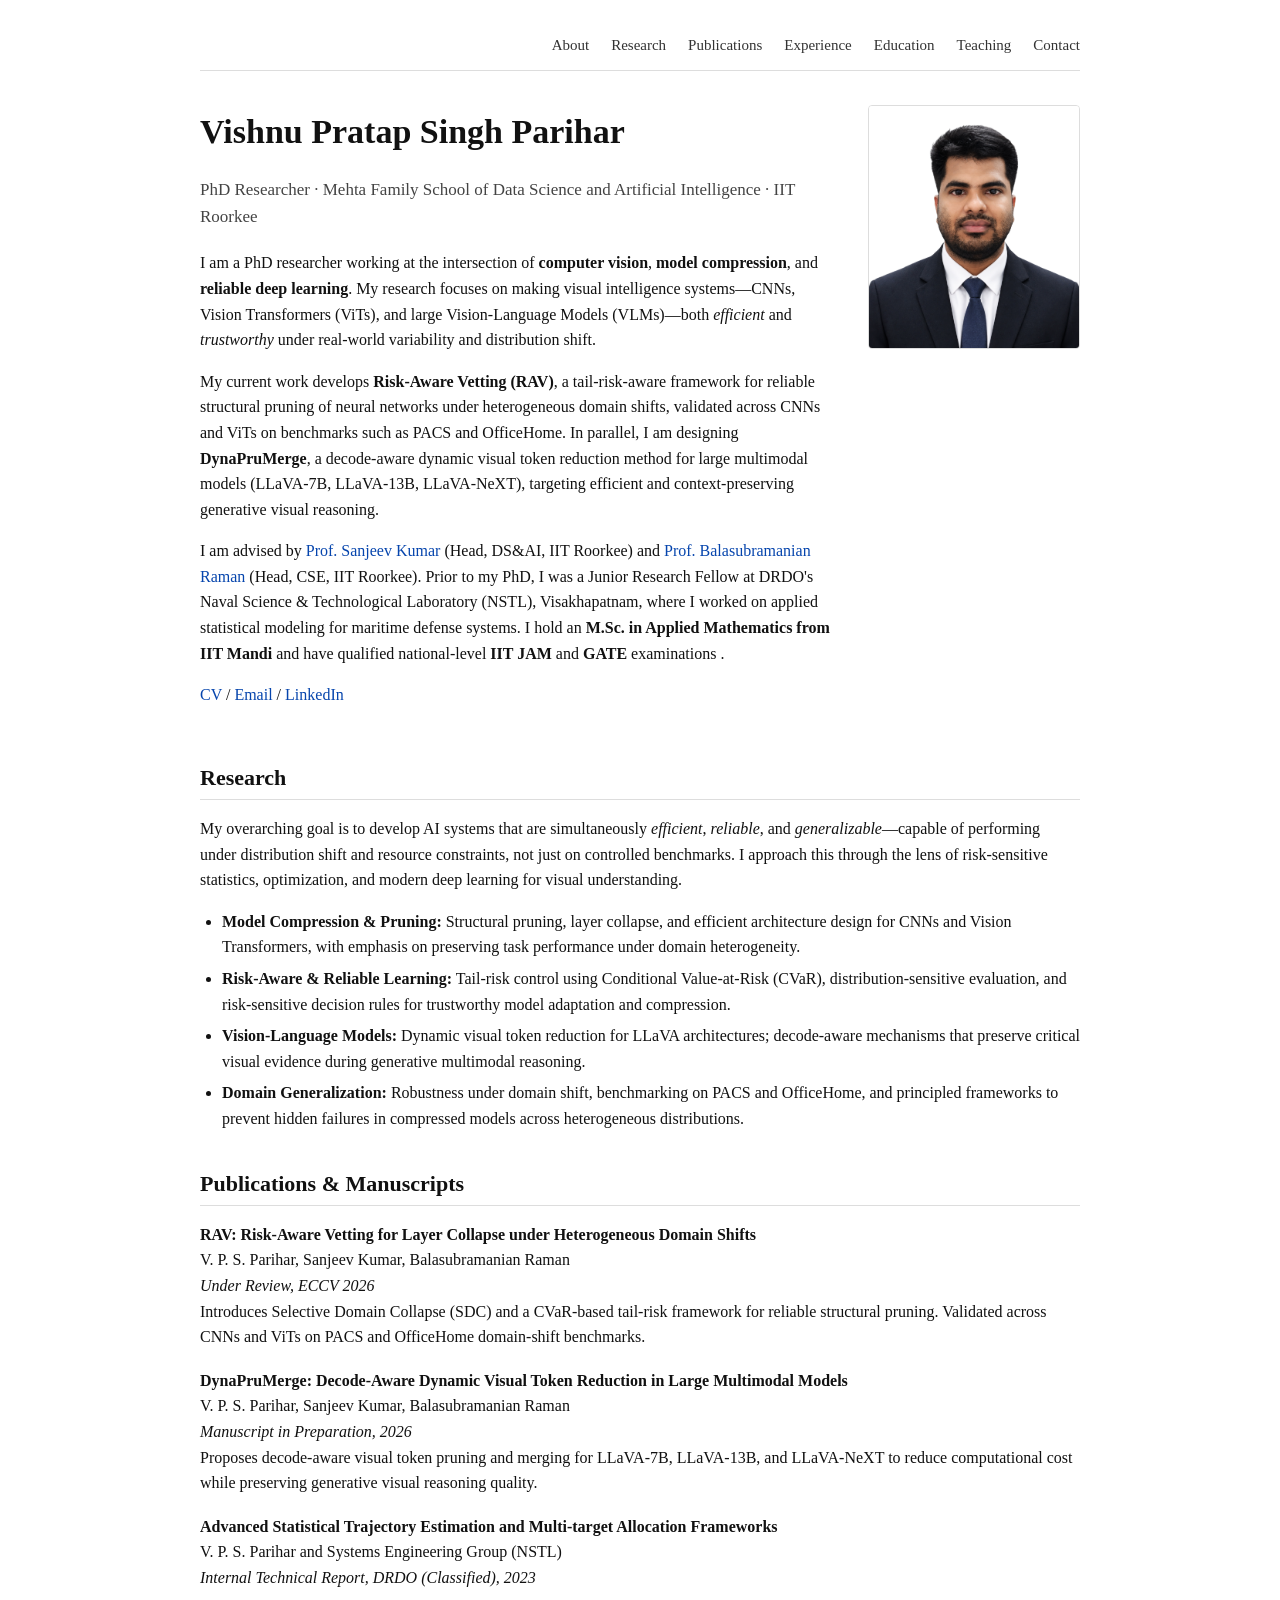
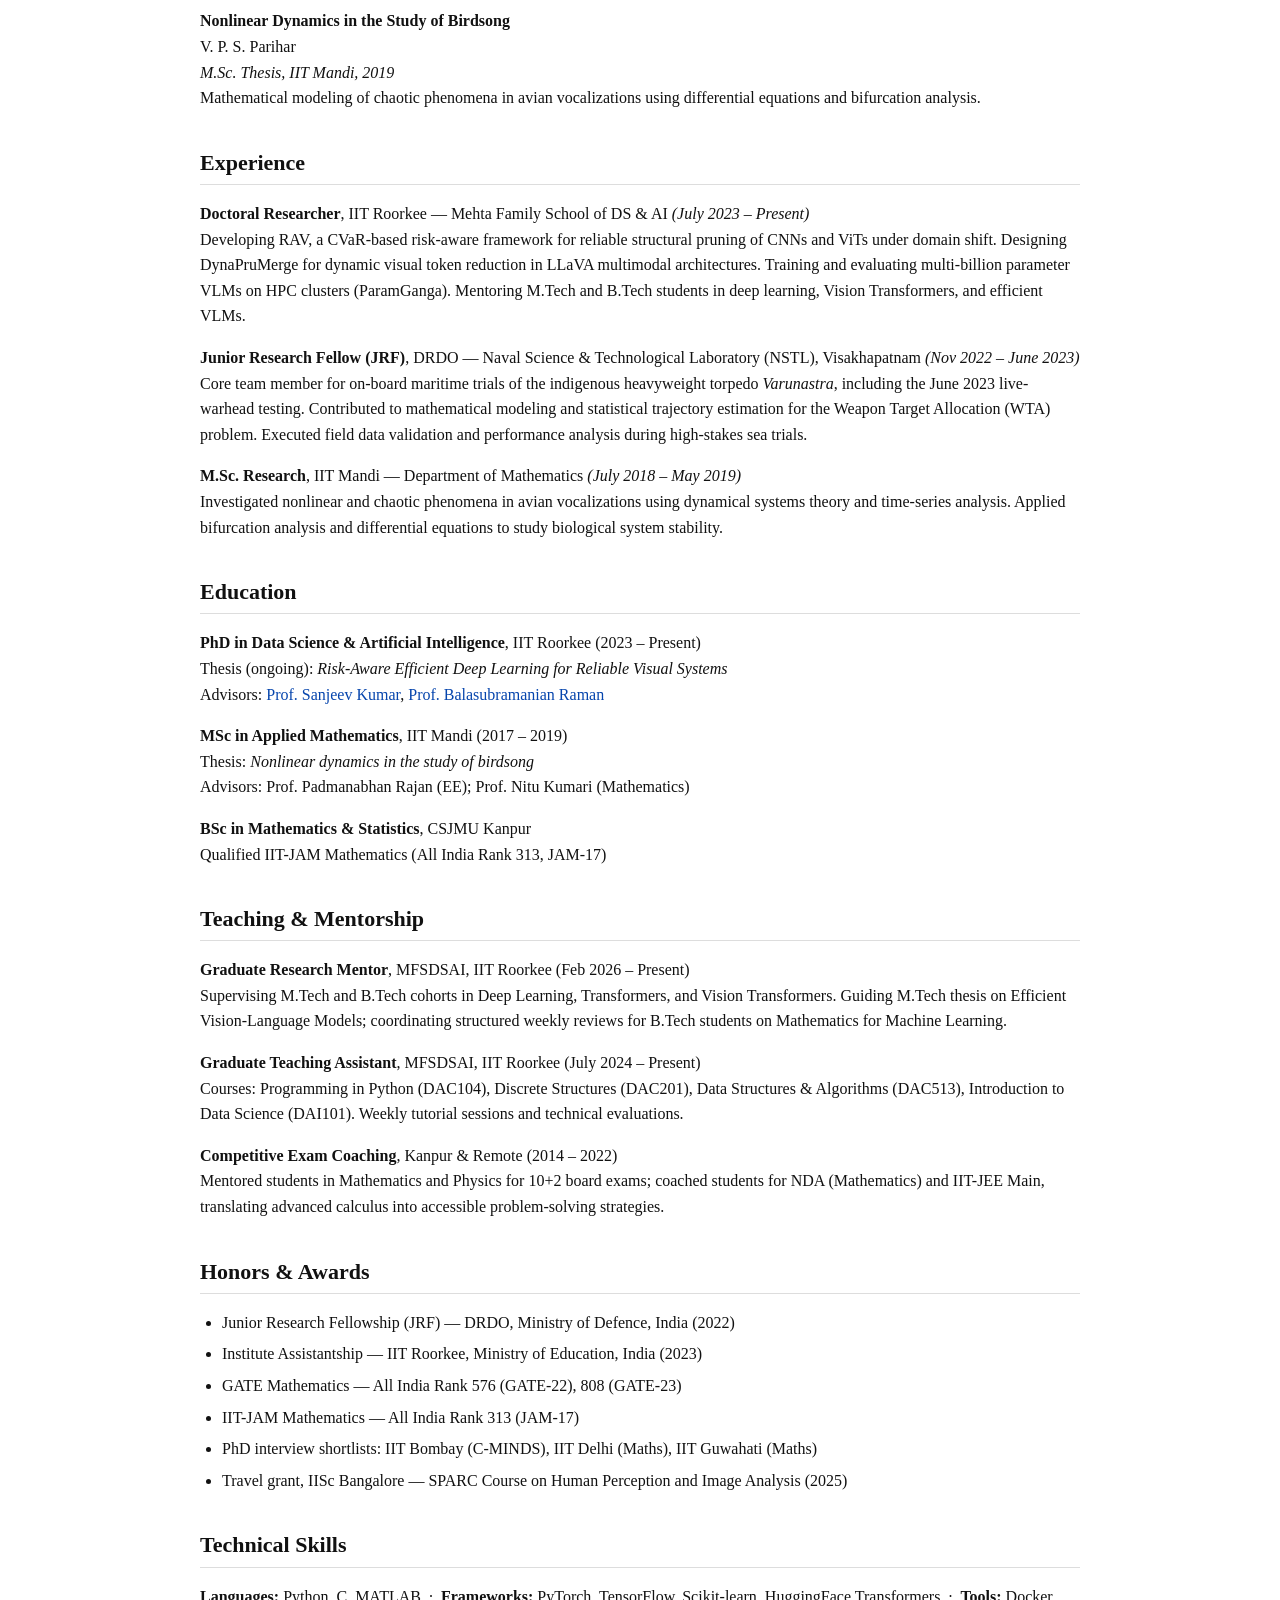
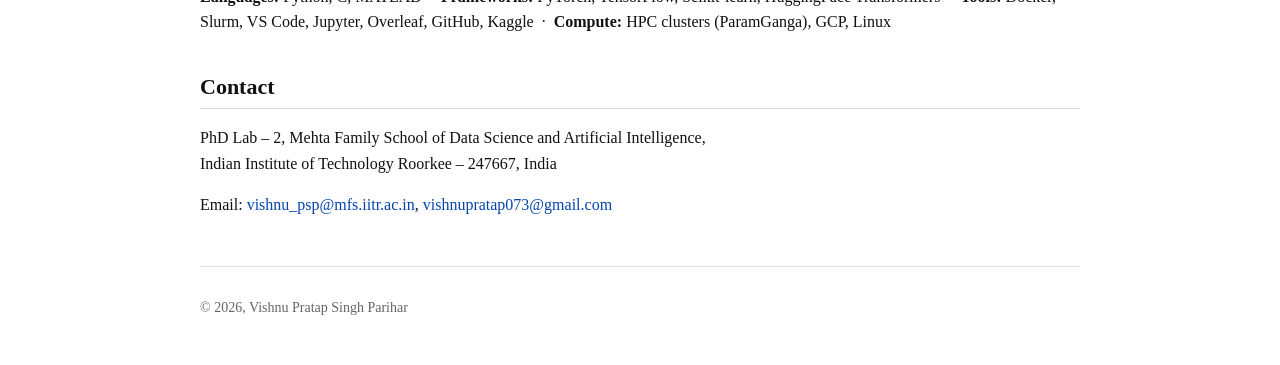
<file: index.html>
﻿<!DOCTYPE html>
<html lang="en">
<head>
  <meta charset="UTF-8" />
  <meta name="viewport" content="width=device-width, initial-scale=1.0" />
  <title>Vishnu Pratap Singh Parihar</title>
  <link rel="stylesheet" href="style.css" />
</head>

<body>
  <div class="container">

    <header>
      <nav>
        <a href="#about">About</a>
        <a href="#research">Research</a>
        <a href="#publications">Publications</a>
        <a href="#experience">Experience</a>
        <a href="#education">Education</a>
        <a href="#teaching">Teaching</a>
        <a href="#contact">Contact</a>
      </nav>
    </header>

    <!-- HERO / ABOUT -->
    <section id="about" class="hero">
      <div class="intro">
        <h1>Vishnu Pratap Singh Parihar</h1>
        <p class="subtitle">
          PhD Researcher &middot; Mehta Family School of Data Science and Artificial Intelligence &middot; IIT Roorkee
        </p>

        <p>
          I am a PhD researcher working at the intersection of <strong>computer vision</strong>, <strong>model compression</strong>, and <strong>reliable deep learning</strong>. My research focuses on making visual intelligence systems—CNNs, Vision Transformers (ViTs), and large Vision-Language Models (VLMs)—both <em>efficient</em> and <em>trustworthy</em> under real-world variability and distribution shift.
        </p>

        <p>
          My current work develops <strong>Risk-Aware Vetting (RAV)</strong>, a tail-risk-aware framework for reliable structural pruning of neural networks under heterogeneous domain shifts, validated across CNNs and ViTs on benchmarks such as PACS and OfficeHome. In parallel, I am designing <strong>DynaPruMerge</strong>, a decode-aware dynamic visual token reduction method for large multimodal models (LLaVA-7B, LLaVA-13B, LLaVA-NeXT), targeting efficient and context-preserving generative visual reasoning.
        </p>

        <p>
          I am advised by
          <a href="https://www.iitr.ac.in/~MA/Malikfma">Prof. Sanjeev Kumar</a> (Head, DS&amp;AI, IIT Roorkee) and
          <a href="https://faculty.iitr.ac.in/cs/bala/">Prof. Balasubramanian Raman</a> (Head, CSE, IIT Roorkee).
          Prior to my PhD, I was a Junior Research Fellow at DRDO's Naval Science &amp; Technological Laboratory (NSTL), Visakhapatnam, where I worked on applied statistical modeling for maritime defense systems. I hold an <strong>M.Sc. in Applied Mathematics from IIT Mandi</strong> and have qualified national-level <strong>IIT JAM</strong> and <strong>GATE</strong> examinations .
        </p>

        <p class="links">
          <a href="assets/cv.pdf">CV</a> /
          <a href="mailto:vishnu_psp@mfs.iitr.ac.in">Email</a> /
          <a href="https://www.linkedin.com/in/vishnu-pratap-singh-parihar-8933a688">LinkedIn</a>
        </p>
      </div>

      <div class="photo-box">
        <img src="assets/profile.png" alt="Vishnu Pratap Singh Parihar" />
      </div>
    </section>

    <!-- RESEARCH -->
    <section id="research">
      <h2>Research</h2>
      <p>
        My overarching goal is to develop AI systems that are simultaneously <em>efficient</em>, <em>reliable</em>, and <em>generalizable</em>—capable of performing under distribution shift and resource constraints, not just on controlled benchmarks. I approach this through the lens of risk-sensitive statistics, optimization, and modern deep learning for visual understanding.
      </p>
      <ul>
        <li><strong>Model Compression &amp; Pruning:</strong> Structural pruning, layer collapse, and efficient architecture design for CNNs and Vision Transformers, with emphasis on preserving task performance under domain heterogeneity.</li>
        <li><strong>Risk-Aware &amp; Reliable Learning:</strong> Tail-risk control using Conditional Value-at-Risk (CVaR), distribution-sensitive evaluation, and risk-sensitive decision rules for trustworthy model adaptation and compression.</li>
        <li><strong>Vision-Language Models:</strong> Dynamic visual token reduction for LLaVA architectures; decode-aware mechanisms that preserve critical visual evidence during generative multimodal reasoning.</li>
        <li><strong>Domain Generalization:</strong> Robustness under domain shift, benchmarking on PACS and OfficeHome, and principled frameworks to prevent hidden failures in compressed models across heterogeneous distributions.</li>
      </ul>
    </section>

    <!-- PUBLICATIONS -->
    <section id="publications">
      <h2>Publications &amp; Manuscripts</h2>

      <div class="paper">
        <p>
          <strong>RAV: Risk-Aware Vetting for Layer Collapse under Heterogeneous Domain Shifts</strong><br />
          V. P. S. Parihar, Sanjeev Kumar, Balasubramanian Raman<br />
          <em>Under Review, ECCV 2026</em><br />
          Introduces Selective Domain Collapse (SDC) and a CVaR-based tail-risk framework for reliable structural pruning. Validated across CNNs and ViTs on PACS and OfficeHome domain-shift benchmarks.
        </p>
      </div>

      <div class="paper">
        <p>
          <strong>DynaPruMerge: Decode-Aware Dynamic Visual Token Reduction in Large Multimodal Models</strong><br />
          V. P. S. Parihar, Sanjeev Kumar, Balasubramanian Raman<br />
          <em>Manuscript in Preparation, 2026</em><br />
          Proposes decode-aware visual token pruning and merging for LLaVA-7B, LLaVA-13B, and LLaVA-NeXT to reduce computational cost while preserving generative visual reasoning quality.
        </p>
      </div>

      <div class="paper">
        <p>
          <strong>Advanced Statistical Trajectory Estimation and Multi-target Allocation Frameworks</strong><br />
          V. P. S. Parihar and Systems Engineering Group (NSTL)<br />
          <em>Internal Technical Report, DRDO (Classified), 2023</em>
        </p>
      </div>

      <div class="paper">
        <p>
          <strong>Nonlinear Dynamics in the Study of Birdsong</strong><br />
          V. P. S. Parihar<br />
          <em>M.Sc. Thesis, IIT Mandi, 2019</em><br />
          Mathematical modeling of chaotic phenomena in avian vocalizations using differential equations and bifurcation analysis.
        </p>
      </div>
    </section>

    <!-- EXPERIENCE -->
    <section id="experience">
      <h2>Experience</h2>

      <p>
        <strong>Doctoral Researcher</strong>, IIT Roorkee &mdash; Mehta Family School of DS &amp; AI <em>(July 2023 – Present)</em><br />
        Developing RAV, a CVaR-based risk-aware framework for reliable structural pruning of CNNs and ViTs under domain shift. Designing DynaPruMerge for dynamic visual token reduction in LLaVA multimodal architectures. Training and evaluating multi-billion parameter VLMs on HPC clusters (ParamGanga). Mentoring M.Tech and B.Tech students in deep learning, Vision Transformers, and efficient VLMs.
      </p>

      <p>
        <strong>Junior Research Fellow (JRF)</strong>, DRDO &mdash; Naval Science &amp; Technological Laboratory (NSTL), Visakhapatnam <em>(Nov 2022 – June 2023)</em><br />
        Core team member for on-board maritime trials of the indigenous heavyweight torpedo <em>Varunastra</em>, including the June 2023 live-warhead testing. Contributed to mathematical modeling and statistical trajectory estimation for the Weapon Target Allocation (WTA) problem. Executed field data validation and performance analysis during high-stakes sea trials.
      </p>

      <p>
        <strong>M.Sc. Research</strong>, IIT Mandi &mdash; Department of Mathematics <em>(July 2018 – May 2019)</em><br />
        Investigated nonlinear and chaotic phenomena in avian vocalizations using dynamical systems theory and time-series analysis. Applied bifurcation analysis and differential equations to study biological system stability.
      </p>
    </section>

    <!-- EDUCATION -->
    <section id="education">
      <h2>Education</h2>

      <p>
        <strong>PhD in Data Science &amp; Artificial Intelligence</strong>, IIT Roorkee (2023 – Present)<br />
        Thesis (ongoing): <em>Risk-Aware Efficient Deep Learning for Reliable Visual Systems</em><br />
        Advisors:
        <a href="https://www.iitr.ac.in/~MA/Malikfma">Prof. Sanjeev Kumar</a>,
        <a href="https://faculty.iitr.ac.in/cs/bala/">Prof. Balasubramanian Raman</a>
      </p>

      <p>
        <strong>MSc in Applied Mathematics</strong>, IIT Mandi (2017 – 2019)<br />
        Thesis: <em>Nonlinear dynamics in the study of birdsong</em><br />
        Advisors: Prof. Padmanabhan Rajan (EE); Prof. Nitu Kumari (Mathematics)
      </p>

      <p>
        <strong>BSc in Mathematics &amp; Statistics</strong>, CSJMU Kanpur<br />
        Qualified IIT-JAM Mathematics (All India Rank 313, JAM-17)
      </p>
    </section>

    <!-- TEACHING -->
    <section id="teaching">
      <h2>Teaching &amp; Mentorship</h2>

      <p>
        <strong>Graduate Research Mentor</strong>, MFSDSAI, IIT Roorkee (Feb 2026 – Present)<br />
        Supervising M.Tech and B.Tech cohorts in Deep Learning, Transformers, and Vision Transformers. Guiding M.Tech thesis on Efficient Vision-Language Models; coordinating structured weekly reviews for B.Tech students on Mathematics for Machine Learning.
      </p>

      <p>
        <strong>Graduate Teaching Assistant</strong>, MFSDSAI, IIT Roorkee (July 2024 – Present)<br />
        Courses: Programming in Python (DAC104), Discrete Structures (DAC201), Data Structures &amp; Algorithms (DAC513), Introduction to Data Science (DAI101). Weekly tutorial sessions and technical evaluations.
      </p>

      <p>
        <strong>Competitive Exam Coaching</strong>, Kanpur &amp; Remote (2014 – 2022)<br />
        Mentored students in Mathematics and Physics for 10+2 board exams; coached students for NDA (Mathematics) and IIT-JEE Main, translating advanced calculus into accessible problem-solving strategies.
      </p>
    </section>

    <!-- AWARDS -->
    <section id="awards">
      <h2>Honors &amp; Awards</h2>
      <ul>
        <li>Junior Research Fellowship (JRF) — DRDO, Ministry of Defence, India (2022)</li>
        <li>Institute Assistantship — IIT Roorkee, Ministry of Education, India (2023)</li>
        <li>GATE Mathematics — All India Rank 576 (GATE-22), 808 (GATE-23)</li>
        <li>IIT-JAM Mathematics — All India Rank 313 (JAM-17)</li>
        <li>PhD interview shortlists: IIT Bombay (C-MINDS), IIT Delhi (Maths), IIT Guwahati (Maths)</li>
        <li>Travel grant, IISc Bangalore — SPARC Course on Human Perception and Image Analysis (2025)</li>
      </ul>
    </section>

    <!-- SKILLS -->
    <section id="skills">
      <h2>Technical Skills</h2>
      <p>
        <strong>Languages:</strong> Python, C, MATLAB &nbsp;&middot;&nbsp;
        <strong>Frameworks:</strong> PyTorch, TensorFlow, Scikit-learn, HuggingFace Transformers &nbsp;&middot;&nbsp;
        <strong>Tools:</strong> Docker, Slurm, VS Code, Jupyter, Overleaf, GitHub, Kaggle &nbsp;&middot;&nbsp;
        <strong>Compute:</strong> HPC clusters (ParamGanga), GCP, Linux
      </p>
    </section>

    <!-- CONTACT -->
    <section id="contact">
      <h2>Contact</h2>
      <p>
        PhD Lab – 2, Mehta Family School of Data Science and Artificial Intelligence,<br />
        Indian Institute of Technology Roorkee – 247667, India
      </p>
      <p>
        Email:
        <a href="mailto:vishnu_psp@mfs.iitr.ac.in">vishnu_psp@mfs.iitr.ac.in</a>,
        <a href="mailto:vishnupratap073@gmail.com">vishnupratap073@gmail.com</a>
      </p>
    </section>

    <footer>
      <p>&copy; 2026, Vishnu Pratap Singh Parihar</p>
    </footer>

  </div>
</body>
</html>
</file>
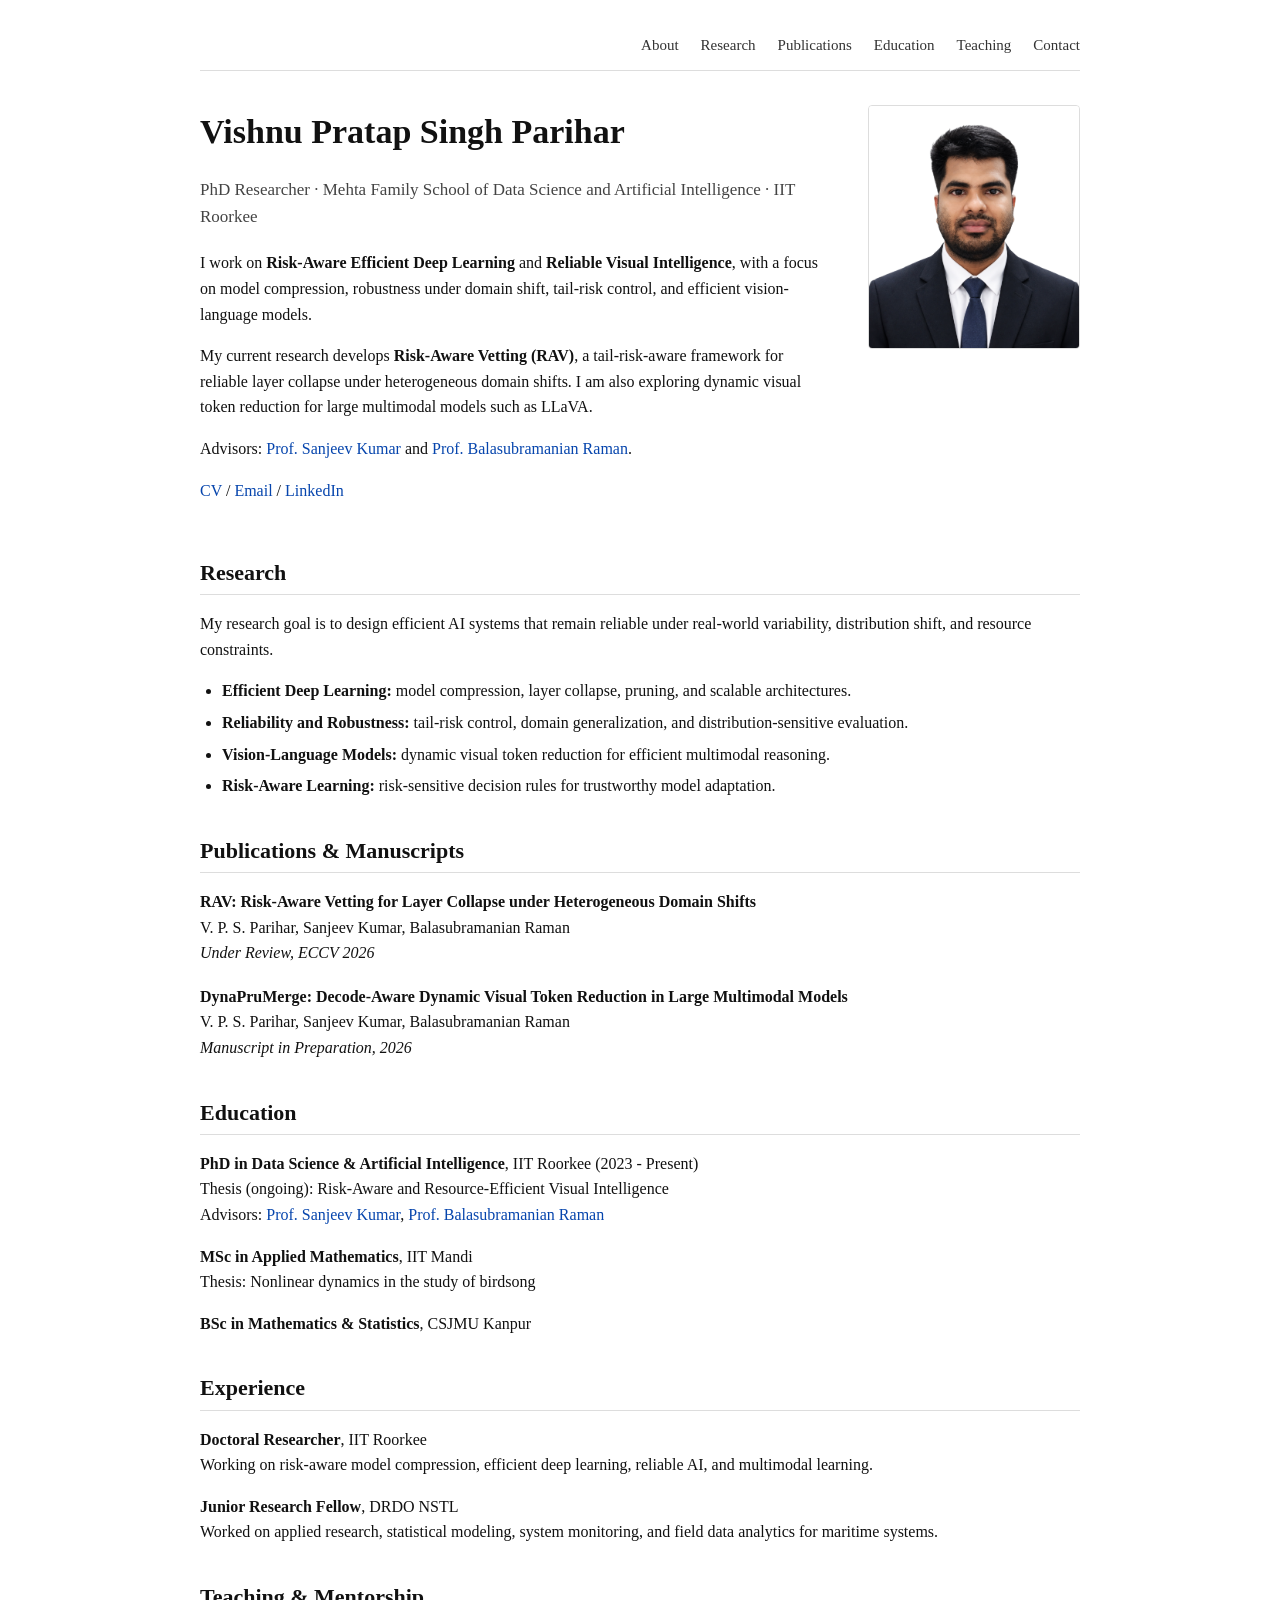
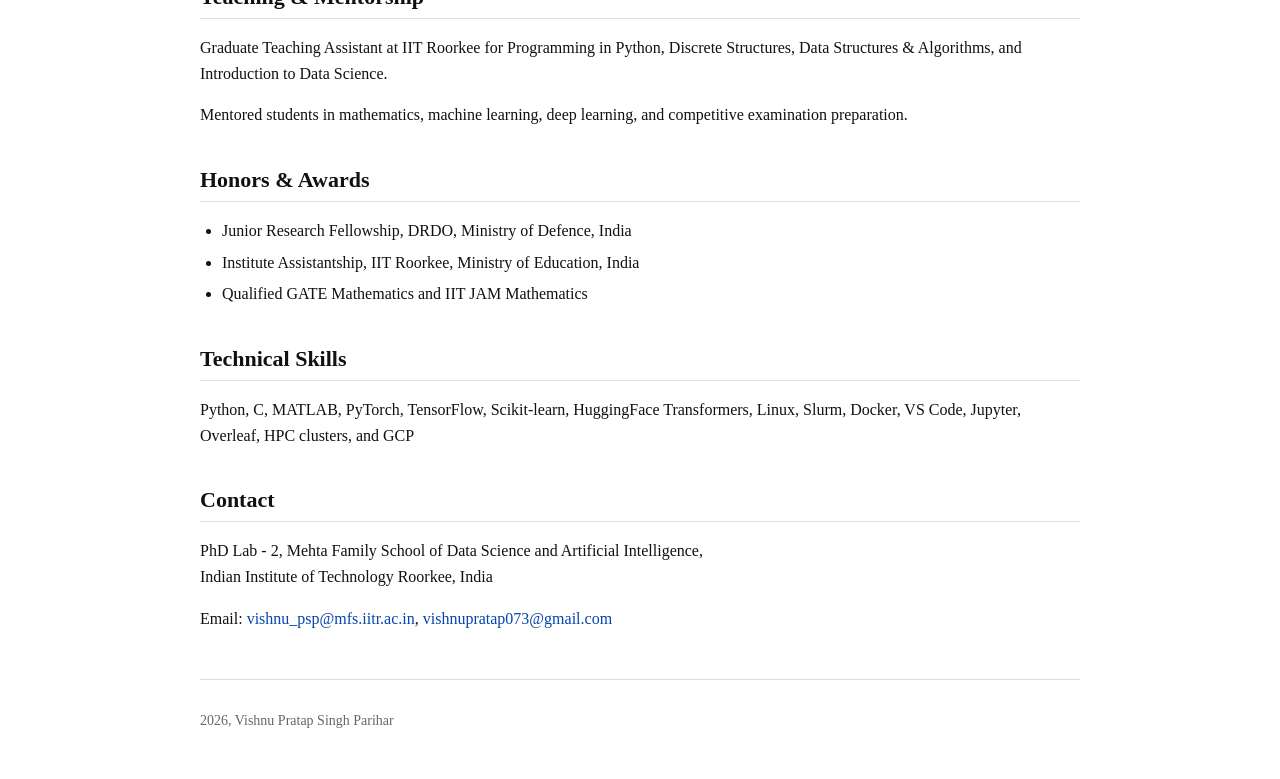
<file: index1.html>
<!DOCTYPE html>
<html lang="en">
<head>
  <meta charset="UTF-8" />
  <meta name="viewport" content="width=device-width, initial-scale=1.0" />
  <title>Vishnu Pratap Singh Parihar</title>
  <link rel="stylesheet" href="style.css" />
</head>

<body>
  <div class="container">

    <header>
      <nav>
        <a href="#About">About</a>
        <a href="#Research">Research</a>
        <a href="#Publications">Publications</a>
        <a href="#Education">Education</a>
        <a href="#Teaching">Teaching</a>
        <a href="#Contact">Contact</a>
      </nav>
    </header>

    <section id="About" class="hero">
      <div class="intro">
        <h1>Vishnu Pratap Singh Parihar</h1>
        <p class="subtitle">
          PhD Researcher &middot; Mehta Family School of Data Science and Artificial Intelligence &middot; IIT Roorkee
        </p>

        <p>
          I work on <strong>Risk-Aware Efficient Deep Learning</strong> and <strong>Reliable Visual Intelligence</strong>, with a focus on
          model compression, robustness under domain shift, tail-risk control, and efficient vision-language models.
        </p>

        <p>
          My current research develops <strong>Risk-Aware Vetting (RAV)</strong>, a tail-risk-aware framework
          for reliable layer collapse under heterogeneous domain shifts. I am also exploring dynamic visual token
          reduction for large multimodal models such as LLaVA.
        </p>

        <p>
          Advisors:
          <a href="https://www.iitr.ac.in/~MA/Malikfma">Prof. Sanjeev Kumar</a> and
          <a href="https://faculty.iitr.ac.in/cs/bala/">Prof. Balasubramanian Raman</a>.
        </p>

        <p class="links">
          <a href="assets/cv.pdf">CV</a> /
          <a href="mailto:vishnu_psp@mfs.iitr.ac.in">Email</a> /
          
          
          <a href="https://www.linkedin.com/in/vishnu-pratap-singh-parihar-8933a688">LinkedIn</a> 
          
        </p>
      </div>

      <div class="photo-box">
        <img src="assets/profile.png" alt="Vishnu Pratap Singh Parihar" />
      </div>
    </section>

    <section id="Research">
      <h2>Research</h2>
      <p>
        My research goal is to design efficient AI systems that remain reliable under real-world variability,
        distribution shift, and resource constraints.
      </p>

      <ul>
        <li><strong>Efficient Deep Learning:</strong> model compression, layer collapse, pruning, and scalable architectures.</li>
        <li><strong>Reliability and Robustness:</strong> tail-risk control, domain generalization, and distribution-sensitive evaluation.</li>
        <li><strong>Vision-Language Models:</strong> dynamic visual token reduction for efficient multimodal reasoning.</li>
        <li><strong>Risk-Aware Learning:</strong> risk-sensitive decision rules for trustworthy model adaptation.</li>
      </ul>
    </section>

    <section id="Publications">
      <h2>Publications & Manuscripts</h2>

      <div class="paper">
        <p>
          <strong>RAV: Risk-Aware Vetting for Layer Collapse under Heterogeneous Domain Shifts</strong><br />
          V. P. S. Parihar, Sanjeev Kumar, Balasubramanian Raman<br />
          <em>Under Review, ECCV 2026</em>
        </p>
      </div>

      <div class="paper">
        <p>
          <strong>DynaPruMerge: Decode-Aware Dynamic Visual Token Reduction in Large Multimodal Models</strong><br />
          V. P. S. Parihar, Sanjeev Kumar, Balasubramanian Raman<br />
          <em>Manuscript in Preparation, 2026</em>
        </p>
      </div>
    </section>

    <section id="Education">
      <h2>Education</h2>

      <p>
        <strong>PhD in Data Science & Artificial Intelligence</strong>, IIT Roorkee (2023 - Present)<br />
        Thesis (ongoing): Risk-Aware and Resource-Efficient Visual Intelligence<br />
        Advisors:
        <a href="https://www.iitr.ac.in/~MA/Malikfma">Prof. Sanjeev Kumar</a>,
        <a href="https://faculty.iitr.ac.in/cs/bala/">Prof. Balasubramanian Raman</a>
      </p>

      <p>
        <strong>MSc in Applied Mathematics</strong>, IIT Mandi<br />
        Thesis: Nonlinear dynamics in the study of birdsong
      </p>

      <p>
        <strong>BSc in Mathematics & Statistics</strong>, CSJMU Kanpur
      </p>
    </section>

    <section id="Experience">
      <h2>Experience</h2>

      <p>
        <strong>Doctoral Researcher</strong>, IIT Roorkee<br />
        Working on risk-aware model compression, efficient deep learning, reliable AI, and multimodal learning.
      </p>

      <p>
        <strong>Junior Research Fellow</strong>, DRDO NSTL<br />
        Worked on applied research, statistical modeling, system monitoring, and field data analytics for maritime systems.
      </p>
    </section>

    <section id="Teaching">
      <h2>Teaching & Mentorship</h2>
      <p>
        Graduate Teaching Assistant at IIT Roorkee for Programming in Python, Discrete Structures,
        Data Structures & Algorithms, and Introduction to Data Science.
      </p>
      <p>
        Mentored students in mathematics, machine learning, deep learning, and competitive examination preparation.
      </p>
    </section>

    <section id="Awards">
      <h2>Honors & Awards</h2>
      <ul>
        <li>Junior Research Fellowship, DRDO, Ministry of Defence, India</li>
        <li>Institute Assistantship, IIT Roorkee, Ministry of Education, India</li>
        <li>Qualified GATE Mathematics and IIT JAM Mathematics</li>
      </ul>
    </section>

    <section id="Skills">
      <h2>Technical Skills</h2>
      <p>
        Python, C, MATLAB, PyTorch, TensorFlow, Scikit-learn, HuggingFace Transformers,
        Linux, Slurm, Docker, VS Code, Jupyter, Overleaf, HPC clusters, and GCP
      </p>
    </section>

    <section id="Contact">
      <h2>Contact</h2>
      <p>
        PhD Lab - 2, Mehta Family School of Data Science and Artificial Intelligence,<br />
        Indian Institute of Technology Roorkee, India
      </p>
      <p>
        Email:
        <a href="mailto:vishnu_psp@mfs.iitr.ac.in">vishnu_psp@mfs.iitr.ac.in</a>,
        <a href="mailto:vishnupratap073@gmail.com">vishnupratap073@gmail.com</a>
      </p>
    </section>

    <footer>
      <p> 2026, Vishnu Pratap Singh Parihar</p>
    </footer>

  </div>
</body>
</html>
</file>
<file: style.css>
body {
  margin: 0;
  padding: 0;
  font-family: Georgia, 'Times New Roman', serif;
  color: #111;
  background: #fff;
  line-height: 1.6;
}

.container {
  max-width: 880px;
  margin: 0 auto;
  padding: 32px 24px;
}

header {
  border-bottom: 1px solid #ddd;
  margin-bottom: 34px;
  padding-bottom: 12px;
}

nav {
  text-align: right;
}

nav a {
  margin-left: 18px;
  color: #333;
  text-decoration: none;
  font-size: 15px;
}

nav a:hover {
  text-decoration: underline;
}

.hero {
  display: flex;
  gap: 36px;
  align-items: flex-start;
  margin-bottom: 36px;
}

.intro {
  flex: 1;
}

h1 {
  margin: 0 0 8px 0;
  font-size: 34px;
  font-weight: 700;
}

.subtitle {
  font-size: 17px;
  color: #444;
  margin-bottom: 20px;
}

.photo-box img {
  width: 210px;
  border-radius: 4px;
  border: 1px solid #ddd;
}

.links a,
section a {
  color: #0645ad;
  text-decoration: none;
}

.links a:hover,
section a:hover {
  text-decoration: underline;
}

section {
  margin-top: 34px;
}

h2 {
  font-size: 22px;
  border-bottom: 1px solid #ddd;
  padding-bottom: 4px;
  margin-bottom: 14px;
}

.paper {
  margin-bottom: 18px;
}

ul {
  padding-left: 22px;
}

li {
  margin-bottom: 6px;
}

footer {
  margin-top: 48px;
  padding-top: 16px;
  border-top: 1px solid #ddd;
  color: #666;
  font-size: 14px;
}

@media (max-width: 700px) {
  nav {
    text-align: left;
  }

  nav a {
    display: inline-block;
    margin: 0 12px 8px 0;
  }

  .hero {
    flex-direction: column-reverse;
  }

  .photo-box img {
    width: 190px;
  }

  h1 {
    font-size: 28px;
  }
}
</file>
